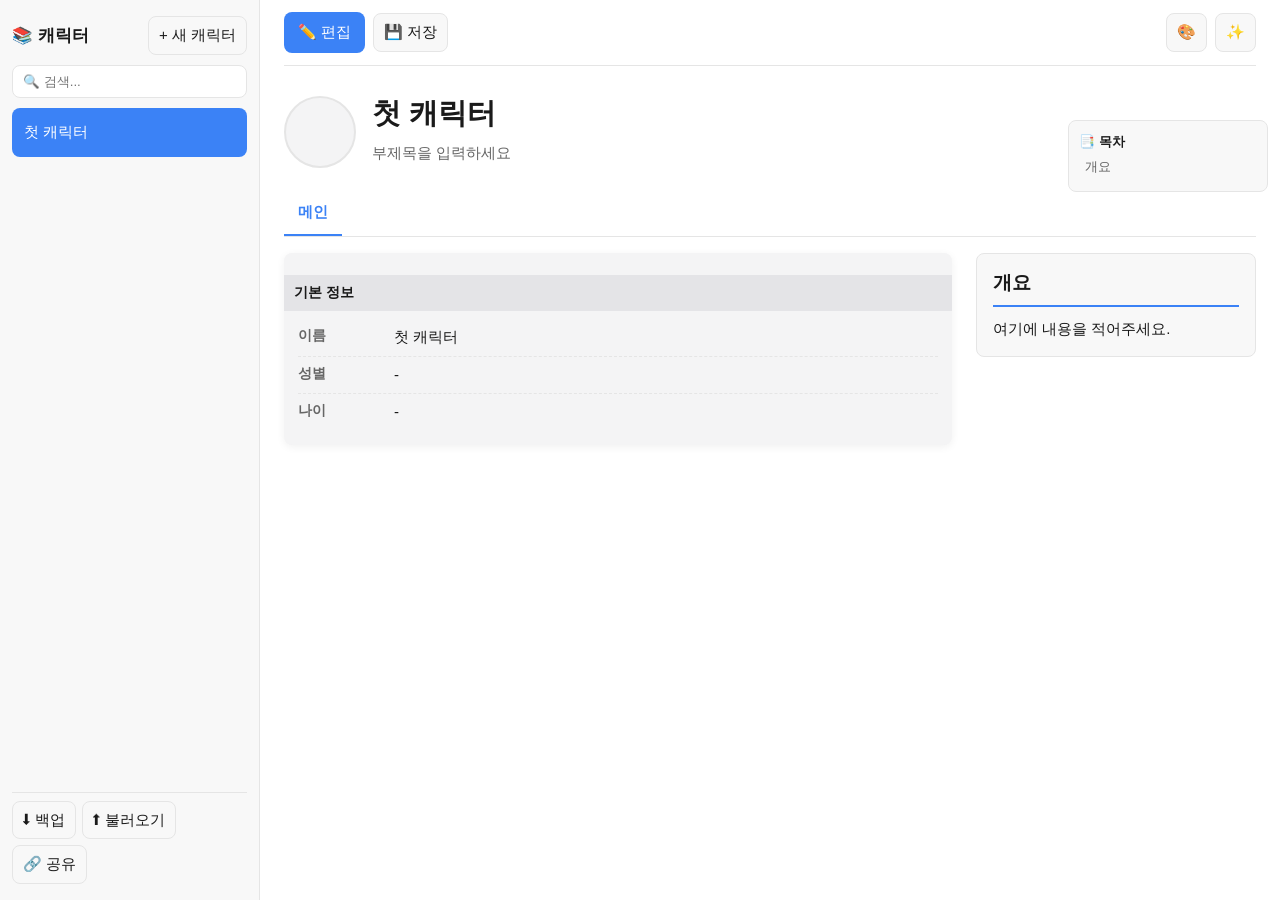
<file: index.html>
<!DOCTYPE html>
<html lang="ko">
<head>
<meta charset="UTF-8" />
<meta name="viewport" content="width=device-width, initial-scale=1, viewport-fit=cover" />
<title>CharaWiki v3.3</title>
<link rel="stylesheet" href="style.css" />
</head>
<body data-theme="light" data-font="modern" data-infobox="classic" data-layout="right" data-pattern="none" data-divider="solid">
  <div id="readBar"></div>

  <button id="sidebarToggle" class="icon-btn" aria-label="사이드바 열기">☰</button>

  <aside id="sidebar">
    <div class="sb-head">
      <h2>📚 캐릭터</h2>
      <button id="addCharBtn" class="btn-sm">+ 새 캐릭터</button>
    </div>
    <input id="charSearch" type="search" placeholder="🔍 검색..." />
    <ul id="charList"></ul>
    <div class="sb-foot">
      <button id="exportBtn" class="btn-sm">⬇ 백업</button>
      <button id="importBtn" class="btn-sm">⬆ 불러오기</button>
      <button id="shareBtn" class="btn-sm">🔗 공유</button>
      <input type="file" id="importFile" accept=".json" hidden />
    </div>
  </aside>

  <div id="sidebarOverlay"></div>

  <main id="main">
    <header id="topbar">
      <button id="editToggle" class="btn-primary">✏️ 편집</button>
      <button id="saveBtn" class="btn-sm" title="Ctrl+S">💾 저장</button>
      <div class="spacer"></div>
      <button id="themeBtn" class="icon-btn" title="테마">🎨</button>
      <button id="decoBtn" class="icon-btn" title="꾸미기">✨</button>
    </header>

    <div id="cover"></div>

    <article id="article">
      <div id="titleBlock">
        <div id="avatar"></div>
        <div>
          <h1 id="title" data-edit="title">캐릭터 이름</h1>
          <p id="subtitle" data-edit="subtitle">부제목</p>
          <div id="tags"></div>
        </div>
      </div>

      <div id="tabs"></div>

      <div id="pageBody">
        <aside id="infobox"></aside>
        <div id="sections"></div>
      </div>

      <nav id="toc"></nav>
    </article>

    <button id="topBtn" class="icon-btn" title="맨 위로">▲</button>
  </main>

  <!-- 패널들 -->
  <div id="themePanel" class="panel hidden">
    <h3>🎨 테마</h3>
    <div class="theme-grid">
      <button data-theme="light">라이트</button>
      <button data-theme="dark">다크</button>
      <button data-theme="sepia">세피아</button>
      <button data-theme="pink">핑크</button>
      <button data-theme="mint">민트</button>
      <button data-theme="navy">네이비</button>
      <button data-theme="galaxy">갤럭시</button>
      <button data-theme="retro">레트로</button>
    </div>
    <h4>강조 색상</h4>
    <div id="accentRow" class="accent-row">
      <button data-accent="#3b82f6" style="background:#3b82f6"></button>
      <button data-accent="#ef4444" style="background:#ef4444"></button>
      <button data-accent="#10b981" style="background:#10b981"></button>
      <button data-accent="#f59e0b" style="background:#f59e0b"></button>
      <button data-accent="#8b5cf6" style="background:#8b5cf6"></button>
      <button data-accent="#ec4899" style="background:#ec4899"></button>
      <button data-accent="#06b6d4" style="background:#06b6d4"></button>
      <input type="color" id="accentPicker" />
    </div>
    <h4>폰트</h4>
    <div class="row">
      <button data-font="modern">모던</button>
      <button data-font="serif">명조</button>
      <button data-font="mono">모노</button>
    </div>
    <h4>글자 크기 <span id="fsLabel">15</span>px</h4>
    <input type="range" id="fontSize" min="13" max="20" value="15" />
  </div>

  <div id="decoPanel" class="panel hidden">
    <h3>✨ 꾸미기</h3>
    <h4>인포박스</h4>
    <div class="row">
      <button data-infobox="classic">클래식</button>
      <button data-infobox="card">카드</button>
      <button data-infobox="minimal">미니멀</button>
    </div>
    <h4>레이아웃</h4>
    <div class="row">
      <button data-layout="right">우측</button>
      <button data-layout="left">좌측</button>
      <button data-layout="top">상단</button>
    </div>
    <h4>배경 패턴</h4>
    <div class="row">
      <button data-pattern="none">없음</button>
      <button data-pattern="grid">격자</button>
      <button data-pattern="dot">도트</button>
      <button data-pattern="stripe">줄무늬</button>
    </div>
    <h4>구분선</h4>
    <div class="row">
      <button data-divider="solid">실선</button>
      <button data-divider="dashed">점선</button>
      <button data-divider="grad">그라데이션</button>
      <button data-divider="none">없음</button>
    </div>
    <h4>커버 / 아바타</h4>
    <div class="row">
      <label class="btn-sm">커버 업로드<input type="file" id="coverUpload" accept="image/*" hidden /></label>
      <button id="coverRemove" class="btn-sm">커버 제거</button>
      <label class="btn-sm">아바타 업로드<input type="file" id="avatarUpload" accept="image/*" hidden /></label>
    </div>
  </div>

  <!-- 라이트박스 -->
  <div id="lightbox" class="hidden"><img id="lbImg" alt="" /></div>

  <!-- 토스트 -->
  <div id="toast" class="hidden"></div>

  <!-- 이모지 팝업 -->
  <div id="emojiPop" class="panel hidden">
    <div id="emojiGrid"></div>
  </div>

  <script src="script.js"></script>
</body>
</html>
</file>
<file: style.css>
/* ===== CharaWiki v3.3 - 테마 시스템 ===== */
:root {
  --bg: #ffffff;
  --fg: #1a1a1a;
  --muted: #666;
  --border: #e5e5e5;
  --panel: #f8f8f8;
  --accent: #3b82f6;
  --accent-fg: #ffffff;
  --info-bg: #f4f4f5;
  --info-head: #e4e4e7;
  --shadow: 0 2px 8px rgba(0,0,0,.06);
  --radius: 8px;
  --fs: 15px;
  --font-modern: -apple-system, BlinkMacSystemFont, "Segoe UI", "Pretendard", "Noto Sans KR", sans-serif;
  --font-serif: "Nanum Myeongjo", "Noto Serif KR", Georgia, serif;
  --font-mono: "JetBrains Mono", Menlo, Consolas, monospace;
  --safe-top: env(safe-area-inset-top);
  --safe-bot: env(safe-area-inset-bottom);
}

[data-theme="dark"]   { --bg:#0f0f12; --fg:#ececec; --muted:#999; --border:#2a2a30; --panel:#17171c; --info-bg:#1a1a20; --info-head:#23232a; }
[data-theme="sepia"]  { --bg:#f4ecd8; --fg:#3b2f1e; --muted:#7a6a4f; --border:#d9c9a3; --panel:#ede2c5; --info-bg:#ebe0c0; --info-head:#dccba0; }
[data-theme="pink"]   { --bg:#fff5f8; --fg:#3d1f2c; --muted:#9a6c80; --border:#fbd5e1; --panel:#ffe8ef; --info-bg:#ffe0eb; --info-head:#ffc8db; --accent:#ec4899; }
[data-theme="mint"]   { --bg:#f0fbf5; --fg:#0f3b2a; --muted:#5a8c75; --border:#c8ecd6; --panel:#e2f6ea; --info-bg:#daf2e3; --info-head:#bfe6ce; --accent:#10b981; }
[data-theme="navy"]   { --bg:#0b1426; --fg:#e0e8f5; --muted:#8a9ab8; --border:#1d2d4a; --panel:#13203a; --info-bg:#162848; --info-head:#1f3458; --accent:#60a5fa; }
[data-theme="galaxy"] { --bg:#0a0420; --fg:#f0e8ff; --muted:#a090d0; --border:#2a1a55; --panel:#150b35; --info-bg:#1a0f40; --info-head:#2a1a60; --accent:#a855f7; background-image:radial-gradient(ellipse at 20% 10%, rgba(168,85,247,.18), transparent 50%), radial-gradient(ellipse at 80% 90%, rgba(99,102,241,.15), transparent 50%); }
[data-theme="retro"]  { --bg:#fef3c7; --fg:#3a2410; --muted:#8a6a3a; --border:#d4a857; --panel:#fde8a3; --info-bg:#fce28b; --info-head:#f5c548; --accent:#dc2626; --font-modern:"Courier New", monospace; }

/* 폰트 */
[data-font="modern"] body, body { font-family: var(--font-modern); }
[data-font="serif"]  body { font-family: var(--font-serif); }
[data-font="mono"]   body { font-family: var(--font-mono); }

/* 배경 패턴 */
[data-pattern="grid"]   { background-image: linear-gradient(var(--border) 1px, transparent 1px), linear-gradient(90deg, var(--border) 1px, transparent 1px); background-size: 24px 24px; }
[data-pattern="dot"]    { background-image: radial-gradient(var(--border) 1px, transparent 1px); background-size: 18px 18px; }
[data-pattern="stripe"] { background-image: repeating-linear-gradient(45deg, var(--panel) 0 10px, transparent 10px 20px); }

/* 구분선 */
[data-divider="solid"]  hr, [data-divider="solid"]  .divider { border:0; border-top:1px solid var(--border); }
[data-divider="dashed"] hr, [data-divider="dashed"] .divider { border:0; border-top:1px dashed var(--border); }
[data-divider="grad"]   hr, [data-divider="grad"]   .divider { border:0; height:2px; background: linear-gradient(90deg, transparent, var(--accent), transparent); }
[data-divider="none"]   hr, [data-divider="none"]   .divider { display:none; }

/* ===== Reset & base ===== */
* { box-sizing:border-box; }
html, body { margin:0; padding:0; }
body {
  background: var(--bg);
  color: var(--fg);
  font-size: var(--fs);
  line-height: 1.65;
  min-height: 100vh;
  padding-top: var(--safe-top);
  padding-bottom: var(--safe-bot);
  transition: background .25s, color .25s;
}
@media (prefers-reduced-motion: reduce) { * { transition:none !important; animation:none !important; } }

button { cursor:pointer; font:inherit; color:inherit; }
img { max-width:100%; display:block; }
ul { padding-left: 1.4em; }

/* 읽기 진행 바 */
#readBar { position:fixed; top:0; left:0; height:3px; width:0; background:var(--accent); z-index:9999; transition:width .1s; }

/* ===== 사이드바 ===== */
#sidebar {
  position:fixed; top:0; left:0; bottom:0; width:260px;
  background:var(--panel); border-right:1px solid var(--border);
  padding:16px 12px; overflow-y:auto; z-index:50;
  padding-top: calc(var(--safe-top) + 16px);
  display:flex; flex-direction:column; gap:10px;
}
.sb-head { display:flex; justify-content:space-between; align-items:center; }
.sb-head h2 { margin:0; font-size:1.1em; }
#charSearch { width:100%; padding:8px 10px; border:1px solid var(--border); border-radius:var(--radius); background:var(--bg); color:var(--fg); }
#charList { list-style:none; padding:0; margin:0; flex:1; }
#charList li {
  padding:10px 12px; border-radius:var(--radius); cursor:pointer;
  display:flex; justify-content:space-between; align-items:center; gap:6px;
  margin-bottom:4px;
}
#charList li:hover { background: var(--info-bg); }
#charList li.active { background: var(--accent); color: var(--accent-fg); }
#charList li .del { opacity:0; transition:opacity .15s; background:transparent; border:0; padding:2px 6px; }
#charList li:hover .del { opacity:.7; }
.sb-foot { display:flex; flex-wrap:wrap; gap:6px; padding-top:8px; border-top:1px solid var(--border); }

#sidebarToggle {
  position:fixed; top: calc(var(--safe-top) + 10px); left:10px; z-index:60;
  background:var(--panel); border:1px solid var(--border); border-radius:8px;
  width:38px; height:38px; display:none;
}
#sidebarOverlay { display:none; position:fixed; inset:0; background:rgba(0,0,0,.4); z-index:45; }
body.sb-open #sidebarOverlay { display:block; }

/* ===== Main ===== */
#main { margin-left:260px; padding:0 24px 80px; min-height:100vh; }
#topbar {
  position:sticky; top:0; z-index:30; background:var(--bg);
  display:flex; align-items:center; gap:8px; padding:12px 0;
  border-bottom:1px solid var(--border); margin-bottom:16px;
  padding-top: calc(var(--safe-top) + 12px);
}
.spacer { flex:1; }

.btn-primary { background:var(--accent); color:var(--accent-fg); border:0; padding:8px 14px; border-radius:var(--radius); }
.btn-sm { background:var(--panel); border:1px solid var(--border); padding:6px 10px; border-radius:var(--radius); }
.icon-btn { background:var(--panel); border:1px solid var(--border); padding:6px 10px; border-radius:var(--radius); }

/* Cover */
#cover { width:100%; height:0; background-size:cover; background-position:center; border-radius:var(--radius); transition:height .3s; }
#cover.has { height:220px; margin-bottom:16px; }

/* Title */
#titleBlock { display:flex; gap:16px; align-items:center; padding:8px 0 16px; }
#avatar { width:72px; height:72px; border-radius:50%; background:var(--info-bg); background-size:cover; background-position:center; flex-shrink:0; border:2px solid var(--border); }
#title { margin:0; font-size:1.9em; }
#subtitle { margin:4px 0 8px; color:var(--muted); }
#tags { display:flex; flex-wrap:wrap; gap:6px; }
.tag { background:var(--info-bg); padding:3px 10px; border-radius:999px; font-size:.85em; display:inline-flex; align-items:center; gap:4px; }
.tag .x { background:transparent; border:0; padding:0 0 0 4px; opacity:.6; }

/* Tabs */
#tabs { display:flex; gap:4px; border-bottom:1px solid var(--border); margin-bottom:16px; overflow-x:auto; }
.tab { background:transparent; border:0; padding:10px 14px; border-bottom:2px solid transparent; white-space:nowrap; }
.tab.active { border-bottom-color: var(--accent); color: var(--accent); font-weight:600; }
.tab .x { margin-left:6px; opacity:.5; background:transparent; border:0; }

/* Page body grid */
#pageBody { display:grid; gap:24px; }
[data-layout="right"] #pageBody { grid-template-columns: 1fr 280px; }
[data-layout="left"]  #pageBody { grid-template-columns: 280px 1fr; }
[data-layout="left"]  #infobox { order:-1; }
[data-layout="top"]   #pageBody { grid-template-columns: 1fr; }

/* Infobox */
#infobox { background:var(--info-bg); border-radius:var(--radius); padding:14px; box-shadow:var(--shadow); align-self:start; }
[data-infobox="card"]    #infobox { border:1px solid var(--border); box-shadow:0 4px 18px rgba(0,0,0,.1); }
[data-infobox="minimal"] #infobox { background:transparent; box-shadow:none; padding:8px; border-left:3px solid var(--accent); border-radius:0; }
.ib-img { width:100%; aspect-ratio:1/1.1; object-fit:cover; border-radius:var(--radius); margin-bottom:8px; background:var(--panel); }
.ib-caption { text-align:center; color:var(--muted); font-size:.85em; margin-bottom:10px; }
.ib-row { display:grid; grid-template-columns: 90px 1fr; gap:6px; padding:6px 0; border-bottom:1px dashed var(--border); }
.ib-row:last-child { border-bottom:0; }
.ib-key { color:var(--muted); font-weight:600; font-size:.9em; }
.ib-sub { background:var(--info-head); padding:6px 10px; margin:8px -14px; font-weight:700; font-size:.95em; }
[data-infobox="minimal"] .ib-sub { margin:8px 0; background:transparent; border-bottom:1px solid var(--border); padding:4px 0; }

.filt-bw      { filter:grayscale(1); }
.filt-sepia   { filter:sepia(.8); }
.filt-sharp   { filter:contrast(1.2) saturate(1.2); }
.filt-soft    { filter:blur(.3px) brightness(1.05); }

/* Sections */
.sec { background:var(--panel); border:1px solid var(--border); border-radius:var(--radius); padding:14px 16px; margin-bottom:16px; }
.sec h2 { margin:0 0 10px; font-size:1.25em; padding-bottom:6px; border-bottom:2px solid var(--accent); }
.sec-tools { float:right; display:flex; gap:4px; }
.sec-tools button { background:transparent; border:0; padding:2px 6px; opacity:.6; }
.sec-tools button:hover { opacity:1; }
.sec.dragging { opacity:.4; }

/* Stats */
.stat { display:grid; grid-template-columns: 90px 1fr 40px; gap:8px; align-items:center; margin-bottom:6px; }
.stat-bar { height:10px; background:var(--info-bg); border-radius:5px; overflow:hidden; }
.stat-bar > div { height:100%; background: linear-gradient(90deg, var(--accent), var(--accent)); }

/* Relations */
.rel { display:flex; gap:12px; align-items:center; padding:8px; border-bottom:1px solid var(--border); }
.rel-avatar { width:40px; height:40px; border-radius:50%; background:var(--info-bg); flex-shrink:0; background-size:cover; background-position:center; }

/* Timeline */
.tl { border-left:2px solid var(--accent); padding-left:14px; margin-left:8px; }
.tl-item { position:relative; margin-bottom:14px; }
.tl-item::before { content:""; position:absolute; left:-19px; top:6px; width:10px; height:10px; background:var(--accent); border-radius:50%; }
.tl-date { color:var(--accent); font-weight:600; font-size:.9em; }

/* Quotes */
.quote { border-left:3px solid var(--accent); padding:8px 12px; margin:8px 0; background:var(--info-bg); border-radius:0 var(--radius) var(--radius) 0; font-style:italic; }
.quote .src { display:block; text-align:right; color:var(--muted); font-style:normal; font-size:.85em; margin-top:4px; }

/* Gallery */
.gallery { display:grid; grid-template-columns: repeat(auto-fill, minmax(120px, 1fr)); gap:8px; }
.gallery img { aspect-ratio:1; object-fit:cover; border-radius:var(--radius); cursor:zoom-in; }

/* Spoiler */
.spoiler { background:var(--fg); color:var(--fg); padding:6px 10px; border-radius:4px; cursor:pointer; transition:color .2s; }
.spoiler.open { color:var(--bg); }

/* Table */
.tbl { width:100%; border-collapse:collapse; }
.tbl th, .tbl td { border:1px solid var(--border); padding:6px 10px; text-align:left; }
.tbl th { background:var(--info-head); }

/* External / YouTube */
.yt-wrap { position:relative; padding-top:56.25%; border-radius:var(--radius); overflow:hidden; }
.yt-wrap iframe { position:absolute; inset:0; width:100%; height:100%; border:0; }
.ext-link { display:flex; gap:8px; padding:8px 12px; border:1px solid var(--border); border-radius:var(--radius); margin-bottom:6px; text-decoration:none; color:var(--fg); }
.ext-link:hover { background:var(--info-bg); }

/* Editable */
[contenteditable="true"] { outline:1px dashed var(--accent); outline-offset:2px; border-radius:3px; padding:1px 3px; min-width:20px; min-height:1em; }
body.editing .add-btn { display:inline-flex; }
.add-btn { display:none; gap:4px; align-items:center; background:var(--accent); color:var(--accent-fg); border:0; padding:6px 12px; border-radius:var(--radius); margin:6px 4px 0 0; font-size:.85em; }

/* Section type picker */
.sec-picker { display:flex; flex-wrap:wrap; gap:6px; padding:12px; background:var(--info-bg); border-radius:var(--radius); margin:12px 0; }
.sec-picker button { background:var(--bg); border:1px solid var(--border); padding:6px 10px; border-radius:var(--radius); font-size:.85em; }

/* TOC */
#toc { position:fixed; right:12px; top:120px; width:200px; max-height:60vh; overflow-y:auto;
  background:var(--panel); border:1px solid var(--border); border-radius:var(--radius);
  padding:10px; font-size:.85em; z-index:20; }
#toc ul { list-style:none; padding:0; margin:0; }
#toc li { padding:4px 6px; border-radius:4px; cursor:pointer; color:var(--muted); }
#toc li:hover { background:var(--info-bg); color:var(--fg); }
#toc li.active { background: var(--accent); color: var(--accent-fg); }
@media (max-width: 1199px) { #toc { display:none; } }

/* Top button */
#topBtn { position:fixed; right:18px; bottom: calc(var(--safe-bot) + 18px); width:42px; height:42px; border-radius:50%; z-index:40; opacity:0; pointer-events:none; transition:opacity .2s; }
#topBtn.show { opacity:1; pointer-events:auto; }

/* Panels */
.panel { position:fixed; right:18px; top:80px; width:300px; max-height:75vh; overflow-y:auto;
  background:var(--bg); border:1px solid var(--border); border-radius:var(--radius);
  box-shadow:0 8px 30px rgba(0,0,0,.18); padding:16px; z-index:80; }
.panel.hidden { display:none; }
.panel h3 { margin:0 0 10px; }
.panel h4 { margin:14px 0 6px; font-size:.9em; color:var(--muted); }
.panel .row, .panel .theme-grid, .panel .accent-row { display:flex; flex-wrap:wrap; gap:6px; }
.panel .theme-grid button, .panel .row button { padding:6px 10px; border:1px solid var(--border); background:var(--panel); border-radius:var(--radius); font-size:.85em; }
.accent-row button { width:26px; height:26px; border-radius:50%; border:2px solid var(--border); padding:0; }
#fontSize { width:100%; }

/* Lightbox */
#lightbox { position:fixed; inset:0; background:rgba(0,0,0,.9); z-index:200; display:flex; align-items:center; justify-content:center; cursor:zoom-out; }
#lightbox.hidden { display:none; }
#lightbox img { max-width:92vw; max-height:92vh; border-radius:var(--radius); }

/* Toast */
#toast { position:fixed; left:50%; bottom: calc(var(--safe-bot) + 30px); transform:translateX(-50%);
  background:var(--fg); color:var(--bg); padding:10px 18px; border-radius:999px; z-index:300; box-shadow:var(--shadow); }
#toast.hidden { display:none; }

/* Emoji */
#emojiGrid { display:grid; grid-template-columns:repeat(8,1fr); gap:4px; }
#emojiGrid button { background:transparent; border:0; font-size:1.3em; padding:4px; border-radius:4px; }
#emojiGrid button:hover { background:var(--info-bg); }

/* ===== 반응형 ===== */
@media (max-width: 1199px) { #pageBody { grid-template-columns: 1fr !important; } #infobox { order:0; } }
@media (max-width: 1023px) { #main { padding:0 18px 60px; } }
@media (max-width: 768px) {
  #sidebarToggle { display:flex; align-items:center; justify-content:center; }
  #sidebar { transform:translateX(-100%); transition:transform .25s; box-shadow:0 0 30px rgba(0,0,0,.2); }
  body.sb-open #sidebar { transform:translateX(0); }
  #main { margin-left:0; padding:0 14px 60px; }
  #topbar { padding-left:50px; }
  #title { font-size:1.5em; }
  #cover.has { height:140px; }
  .panel { right:8px; left:8px; width:auto; }
}
@media (max-width: 480px) {
  #titleBlock { flex-direction:column; align-items:flex-start; }
  .ib-row { grid-template-columns: 70px 1fr; }
  .stat { grid-template-columns: 70px 1fr 36px; }
}
@media (max-width: 360px) {
  body { font-size: calc(var(--fs) - 1px); }
  #title { font-size:1.3em; }
}

/* 인쇄 */
@media print {
  #sidebar, #sidebarToggle, #topbar, #toc, #topBtn, .panel, #toast, .sec-tools, .add-btn { display:none !important; }
  #main { margin:0; padding:0; }
  .sec { break-inside: avoid; border:0; background:transparent; }
  body { background:#fff; color:#000; font-size:12pt; }
}
</file>
